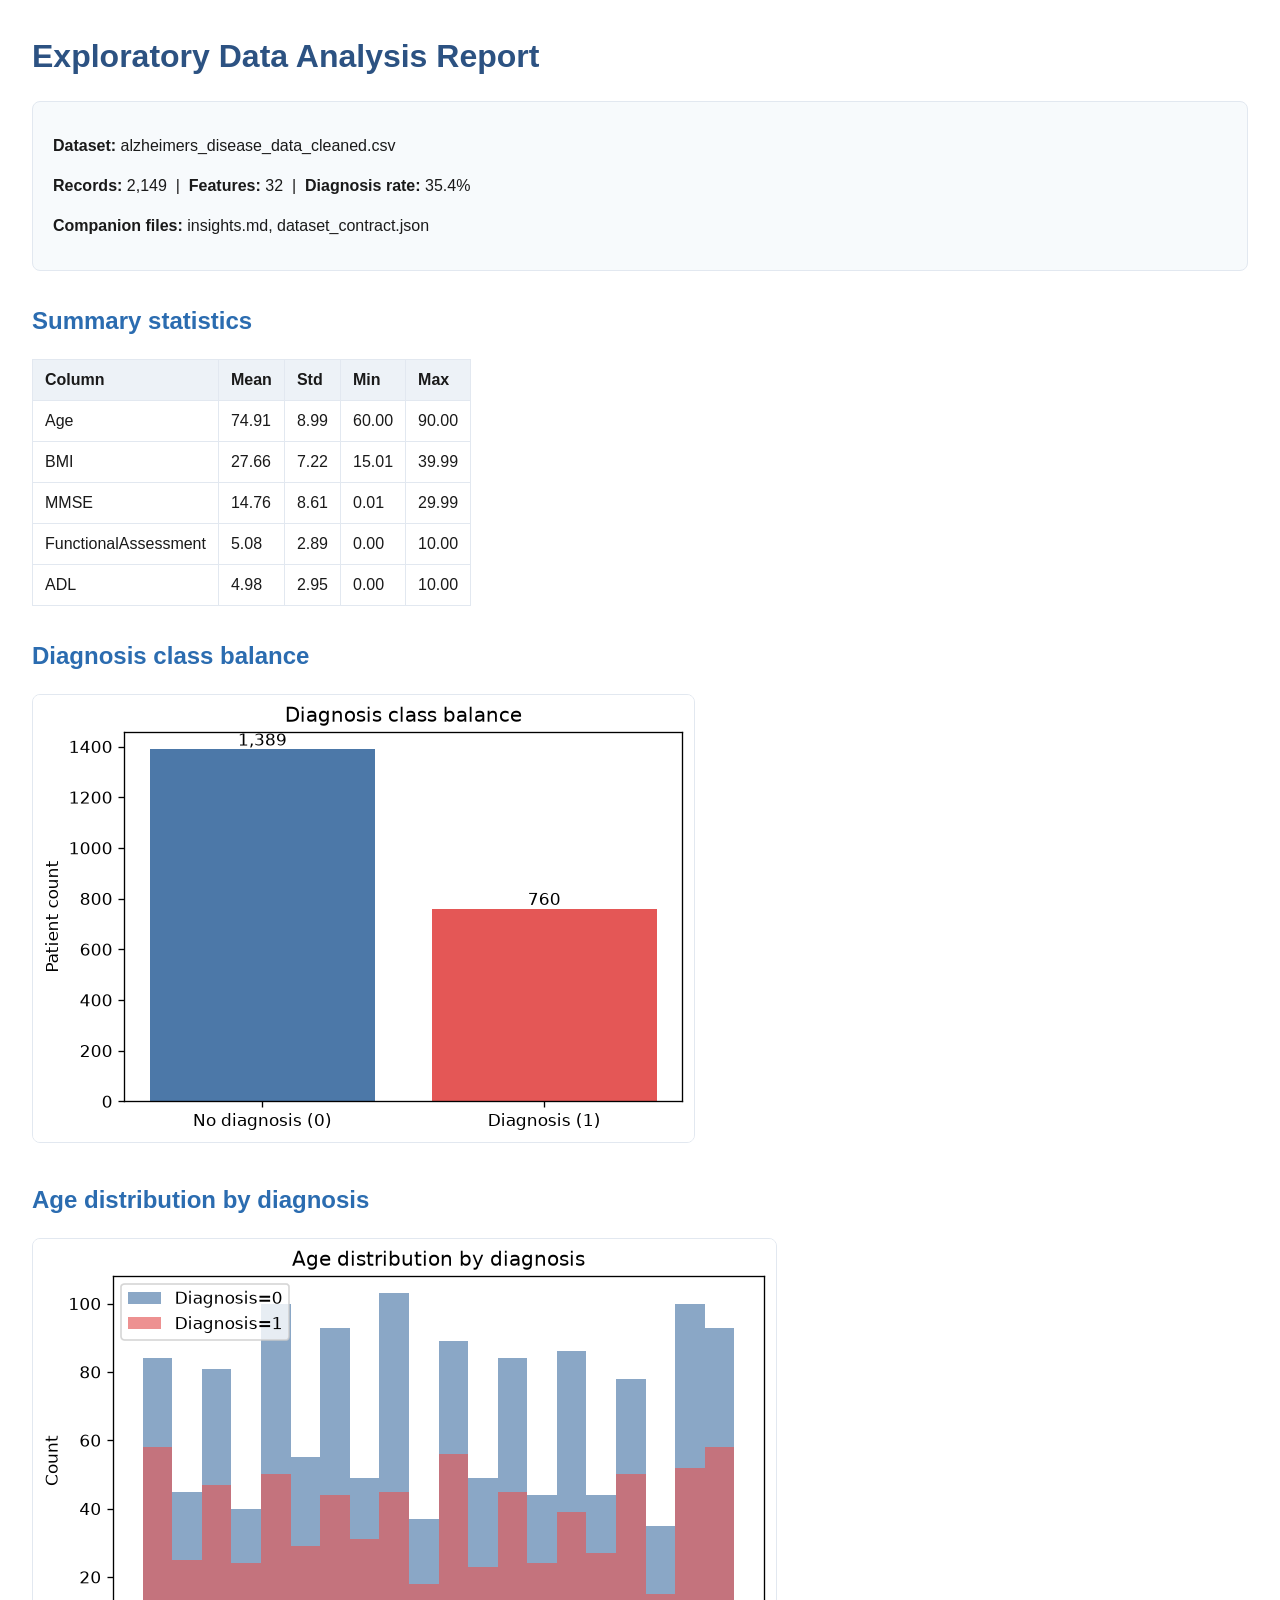
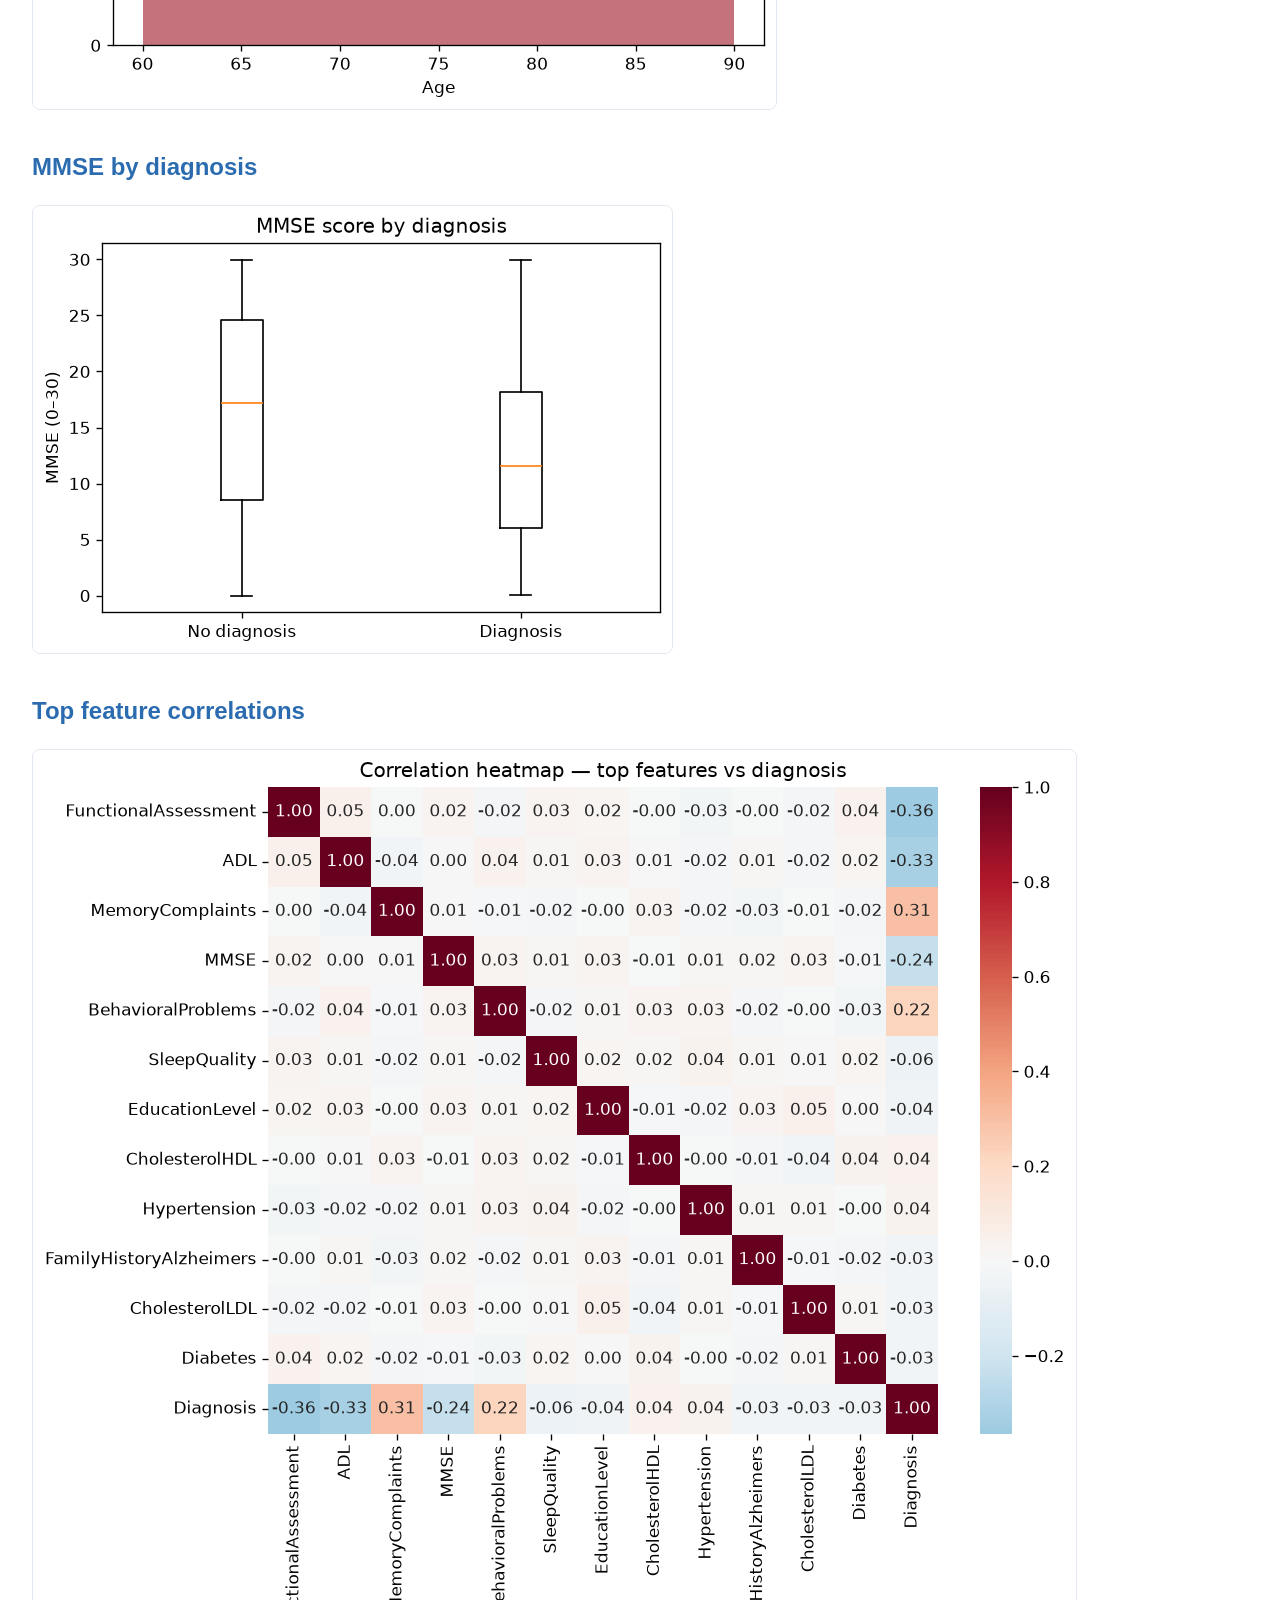
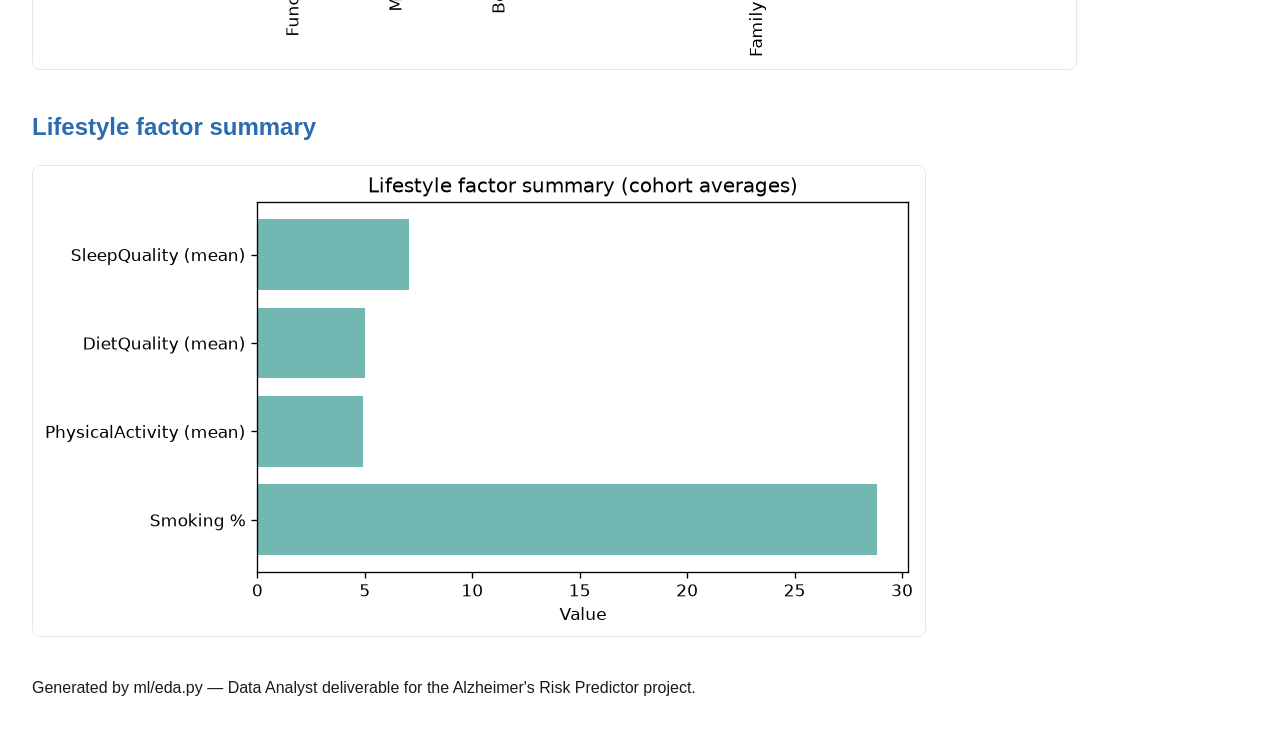
<file: ml/eda_report.html>
<!DOCTYPE html>
<html lang="en">
<head>
  <meta charset="utf-8" />
  <title>Alzheimer's Dataset — EDA Report</title>
  <style>
    body { font-family:Segoe UI,Arial,sans-serif; margin:2rem; color:#1a1a1a; line-height:1.5; }
    h1 { color:#2c5282; }
    h2 { color:#2b6cb0; margin-top:2rem; }
    .meta { background:#f7fafc; padding:1rem 1.25rem; border-radius:8px; border:1px solid #e2e8f0; }
    section { margin:2rem 0; }
    img { max-width:100%; border:1px solid #e2e8f0; border-radius:8px; }
    table { border-collapse:collapse; margin-top:1rem; }
    th, td { border:1px solid #e2e8f0; padding:0.5rem 0.75rem; text-align:left; }
    th { background:#edf2f7; }
  </style>
</head>
<body>
  <h1>Exploratory Data Analysis Report</h1>
  <div class="meta">
    <p><strong>Dataset:</strong> alzheimers_disease_data_cleaned.csv</p>
    <p><strong>Records:</strong> 2,149 &nbsp;|&nbsp; <strong>Features:</strong> 32
       &nbsp;|&nbsp; <strong>Diagnosis rate:</strong> 35.4%</p>
    <p><strong>Companion files:</strong> insights.md, dataset_contract.json</p>
  </div>

  <h2>Summary statistics</h2>
  <table>
    <tr><th>Column</th><th>Mean</th><th>Std</th><th>Min</th><th>Max</th></tr>
    <tr><td>Age</td><td>74.91</td><td>8.99</td><td>60.00</td><td>90.00</td></tr><tr><td>BMI</td><td>27.66</td><td>7.22</td><td>15.01</td><td>39.99</td></tr><tr><td>MMSE</td><td>14.76</td><td>8.61</td><td>0.01</td><td>29.99</td></tr><tr><td>FunctionalAssessment</td><td>5.08</td><td>2.89</td><td>0.00</td><td>10.00</td></tr><tr><td>ADL</td><td>4.98</td><td>2.95</td><td>0.00</td><td>10.00</td></tr>
  </table>

  
        <section>
          <h2>Diagnosis class balance</h2>
          <img src="[data-uri]" alt="Diagnosis class balance" />
        </section>

        <section>
          <h2>Age distribution by diagnosis</h2>
          <img src="[data-uri]" alt="Age distribution by diagnosis" />
        </section>

        <section>
          <h2>MMSE by diagnosis</h2>
          <img src="[data-uri]" alt="MMSE by diagnosis" />
        </section>

        <section>
          <h2>Top feature correlations</h2>
          <img src="[data-uri]" alt="Top feature correlations" />
        </section>

        <section>
          <h2>Lifestyle factor summary</h2>
          <img src="[data-uri]" alt="Lifestyle factor summary" />
        </section>

  <footer><p>Generated by ml/eda.py — Data Analyst deliverable for the Alzheimer's Risk Predictor project.</p></footer>
</body>
</html>
</file>
